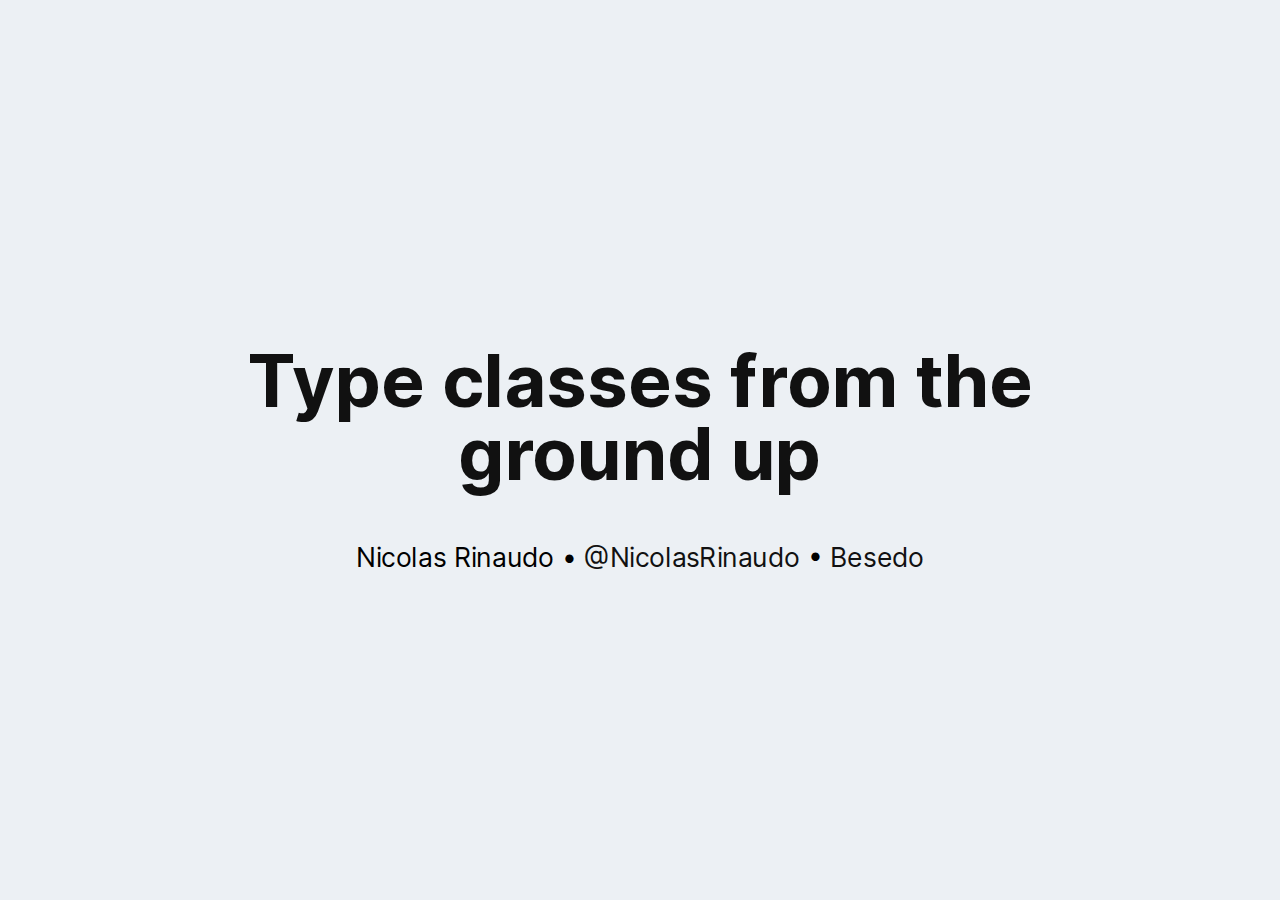
<file: index.html>
<!DOCTYPE html>
<html>
    <head>
        <title>Type classes from the ground up</title>
        <meta http-equiv="Content-Type" content="text/html; charset=UTF-8"/>
        <link rel="stylesheet" type="text/css" href="css/style.css"/>
    </head>
    <body>
        <textarea id="source">
class: center, middle

# Type classes from the ground up

Nicolas Rinaudo • [@NicolasRinaudo] • [Besedo]

---

class: center, middle

# Parsing CSV

---

## CSV data

```csv
1,2,3
4,5,6
7,8,9
```

```scala
type Cell = String
type Row  = List[Cell]
type Csv  = List[Row]
```

---

## CSV data

```csv
&#x200B;`1,2,3`
&#x200B;`4,5,6`
&#x200B;`7,8,9`
```

```scala
type Cell = String
type Row  = List[Cell]
*type Csv  = List[Row]
```

---

## CSV data

```csv
&#x200B;`1`,`2`,`3`
4,5,6
7,8,9
```

```scala
type Cell = String
*type Row  = List[Cell]
type Csv  = List[Row]
```

---

## CSV data

```csv
&#x200B;`1`,2,3
4,5,6
7,8,9
```

```scala
*type Cell = String
type Row  = List[Cell]
type Csv  = List[Row]
```

---

## Parsing CSV

```csv
1,2,3
4,5,6
7,8,9
```

```scala
def parseCsv(data: String): Csv =
  data.
    split("\n").toList.
    map(_.split(",").toList)
```

---

## Parsing CSV

```csv
*1,2,3
*4,5,6
*7,8,9
```

```scala
def parseCsv(`data: String`): Csv =
  data.
    split("\n").toList.
    map(_.split(",").toList)
```

---

## Parsing CSV

```csv
*1,2,3
*4,5,6
*7,8,9
```

```scala
def parseCsv(data: String): `Csv` =
  data.
    split("\n").toList.
    map(_.split(",").toList)
```

---

## Parsing CSV

```csv
&#x200B;`1,2,3`
&#x200B;`4,5,6`
&#x200B;`7,8,9`
```

```scala
def parseCsv(data: String): Csv =
  data.
    `split("\n")`.toList.
    map(_.split(",").toList)
```

---

## Parsing CSV

```csv
&#x200B;`1,2,3`
&#x200B;`4,5,6`
&#x200B;`7,8,9`
```

```scala
def parseCsv(data: String): Csv =
  data.
    split("\n").toList.
    `map`(_.split(",").toList)
```

---

## Parsing CSV

```csv
&#x200B;`1`,`2`,`3`
&#x200B;`4`,`5`,`6`
&#x200B;`7`,`8`,`9`
```

```scala
def parseCsv(data: String): Csv =
  data.
    split("\n").toList.
    map(`_.split(",")`.toList)
```

---

## Parsing CSV

```scala
val input = """1,2,3
              |4,5,6
              |7,8,9"""
```

--

```scala
parseCsv(input)
// res0: Csv = List(List(1, 2, 3), List(4, 5, 6), List(7, 8, 9))
```

---

class: center, middle

# Decoding CSV

---

## Decoding to `Int`

```csv
1,2,3
4,5,6
7,8,9
```

```scala
parseCsv(input).
  map(_.map(_.toInt))
```

---

## Decoding to `Int`

```csv
&#x200B;`1`,`2`,`3`
&#x200B;`4`,`5`,`6`
&#x200B;`7`,`8`,`9`
```

```scala
&#x200B;`parseCsv(input)`.
  map(_.map(_.toInt))
```

---

## Decoding to `Int`

```csv
&#x200B;`1`,`2`,`3`
4,5,6
7,8,9
```

```scala
parseCsv(input).
  `map`(_.map(_.toInt))
```

---

## Decoding to `Int`

```csv
&#x200B;`1`,2,3
4,5,6
7,8,9
```

```scala
parseCsv(input).
  map(_.`map`(_.toInt))
```

---

## Decoding to `Int`

```csv
&#x200B;`1`,2,3
4,5,6
7,8,9
```

```scala
parseCsv(input).
  map(_.map(_.`toInt`))
```

---

## Decoding to `Int`

```csv
1,2,3
4,5,6
7,8,9
```

```scala
parseCsv(input).
  map(_.map(_.toInt))
// res1: List[List[Int]] = List(List(1, 2, 3), List(4, 5, 6), List(7, 8, 9))
```

---

## Decoding to `Int`

```scala
def decodeCsv(
  input: String
): List[List[Int]] =
  parseCsv(input).
    map(_.map(_.toInt))
```

---

## Decoding to `Int`

```scala
def decodeCsv(
  `input: String`
): List[List[Int]] =
  parseCsv(input).
    map(_.map(_.toInt))
```

---

## Decoding to `Int`

```scala
def decodeCsv(
  input: String
): `List[List[Int]]` =
  parseCsv(input).
    map(_.map(_.toInt))
```

---

## Decoding to `Int`

```scala
def decodeCsv(
  input: String
): List[List[Int]] =
* parseCsv(input).
*   map(_.map(_.toInt))
```

---

## Decoding to `Int`

```scala
def decodeCsv(
  input: String
): List[List[Int]] =
  parseCsv(input).
    map(_.map(`_.toInt`))
```

---

## Decoding to `Int`

```scala
def decodeCsv(
  input     : String,
  decodeCell: Cell => Int
): List[List[Int]] =
  parseCsv(input).
    map(_.map(decodeCell))
```

---

## Decoding to `Int`

```scala
def decodeCsv(
  input     : String,
  `decodeCell: Cell => Int`
): List[List[Int]] =
  parseCsv(input).
    map(_.map(decodeCell))
```

---

## Decoding to `Int`

```scala
def decodeCsv(
  input     : String,
  decodeCell: Cell => Int
): List[List[Int]] =
  parseCsv(input).
    map(_.map(`decodeCell`))
```

---

## Decoding to `Int`

```scala
def decodeCsv(
  input     : String,
  decodeCell: Cell => `Int`
): List[List[`Int`]] =
  parseCsv(input).
    map(_.map(decodeCell))
```

---

## Generic decoding

```scala
def decodeCsv[A](
  input     : String,
  decodeCell: Cell => A
): List[List[A]] =
  parseCsv(input).
    map(_.map(decodeCell))
```

---

## Generic decoding

```scala
def decodeCsv[`A`](
  input     : String,
  decodeCell: Cell => `A`
): List[List[`A`]] =
  parseCsv(input).
    map(_.map(decodeCell))
```

---

## Generic decoding

```scala
decodeCsv(input, _.toInt)
```

---

## Generic decoding

```scala
decodeCsv(input, `_.toInt`)
```

---

## Generic decoding

```scala
decodeCsv(input, _.toInt)
// res2: List[List[Int]] = List(List(1, 2, 3), List(4, 5, 6), List(7, 8, 9))
```

---

## Generic decoding

```scala
decodeCsv(input, _.toFloat)
```

---

## Generic decoding

```scala
decodeCsv(input, `_.toFloat`)
```

---

## Generic decoding

```scala
decodeCsv(input, _.toFloat)
// res3: List[List[Float]] = List(List(1.0, 2.0, 3.0), List(4.0, 5.0, 6.0), List(7.0, 8.0, 9.0))
```

---

## Implicit resolution

> When a function expects a parameter of type `A` _and_ that parameter is marked as `implicit` _and_ there exists a
> value of type `A` marked as `implicit` in scope, then the compiler will use that value if the parameter is unspecified.

```scala
implicit val defaultInt: Int = 2

def printInt(implicit i: Int): Unit = println(i)
```

```scala
printInt
```

---

## Implicit resolution

> When .highlight[a function expects a parameter of type `A`] _and_ that parameter is marked as `implicit` _and_ there exists a
> value of type `A` marked as `implicit` in scope, then the compiler will use that value if the parameter is unspecified.

```scala
implicit val defaultInt: Int = 2

def printInt(implicit `i: Int`): Unit = println(i)
```

```scala
printInt
```

---

## Implicit resolution

> When a function expects a parameter of type `A` _and_ that parameter is .highlight[marked as `implicit`] _and_ there exists a
> value of type `A` marked as `implicit` in scope, then the compiler will use that value if the parameter is unspecified.

```scala
implicit val defaultInt: Int = 2

def printInt(`implicit` i: Int): Unit = println(i)
```

```scala
printInt
```

---

## Implicit resolution

> When a function expects a parameter of type `A` _and_ that parameter is marked as `implicit` _and_ there exists a
> .highlight[value of type `A`] marked as `implicit` in scope, then the compiler will use that value if the parameter is unspecified.

```scala
implicit `val defaultInt: Int` = 2

def printInt(implicit i: Int): Unit = println(i)
```

```scala
printInt
```

---

## Implicit resolution

> When a function expects a parameter of type `A` _and_ that parameter is marked as `implicit` _and_ there exists a
> value of type `A` marked as .highlight[`implicit`] in scope, then the compiler will use that value if the parameter is unspecified.

```scala
&#x200B;`implicit` val defaultInt: Int = 2

def printInt(implicit i: Int): Unit = println(i)
```

```scala
printInt
```

---

## Implicit resolution

> When a function expects a parameter of type `A` _and_ that parameter is marked as `implicit` _and_ there exists a
> value of type `A` marked as `implicit` in scope, then the compiler will use that value .highlight[if the parameter is unspecified].

```scala
implicit val defaultInt: Int = 2

def printInt(implicit i: Int): Unit = println(i)
```

```scala
printInt`            `
```

---

## Implicit resolution

> When a function expects a parameter of type `A` _and_ that parameter is marked as `implicit` _and_ there exists a
> value of type `A` marked as `implicit` in scope, then .highlight[the compiler will use that value] if the parameter is unspecified.

```scala
implicit val defaultInt: Int = 2

def printInt(implicit i: Int): Unit = println(i)
```

```scala
printInt`(defaultInt)`
```

---

## Implicit resolution

> When a function expects a parameter of type `A` _and_ that parameter is marked as `implicit` _and_ there exists a
> value of type `A` marked as `implicit` in scope, then .highlight[the compiler will use that value] if the parameter is unspecified.

```scala
implicit val defaultInt: Int = 2

def printInt(implicit i: Int): Unit = println(i)
```

```scala
printInt(defaultInt)
// 2
```

---

## Implicit resolution

> When a function expects a parameter of type `A` _and_ that parameter is marked as `implicit` _and_ there exists a
> value of type `A` marked as `implicit` in scope, then the compiler will use that value if the parameter is unspecified.

```scala
implicit val defaultInt: Int = 2

def printInt(implicit i: Int): Unit = println(i)
```

```scala
printInt
// 2
```

---

## Decoding with implicits

```scala
def decodeCsv[A]
  (input: String)
  (implicit decodeCell: Cell => A)
 : List[List[A]] =
  parseCsv(input).
    map(_.map(decodeCell))

```

---

## Decoding with implicits

```scala
def decodeCsv[A]
  (input: String)
  (`implicit decodeCell: Cell => A`)
 : List[List[A]] =
  parseCsv(input).
    map(_.map(decodeCell))
```

---

## Decoding with implicits

```scala
implicit val strToInt: Cell => Int =
  Integer.parseInt
```

---

## Decoding with implicits

```scala
&#x200B;`implicit` val strToInt: `Cell => Int` =
  Integer.parseInt
```

---

## Decoding with implicits

```scala
decodeCsv[Int](input)
```

---

## Decoding with implicits

```scala
decodeCsv[`Int`](input)
```

---

## Decoding with implicits

```scala
decodeCsv[Int](input)`(???: Cell => Int)`
```
---

## Decoding with implicits

```scala
decodeCsv[Int](input)`(strToInt)`
```

---

## Decoding with implicits

```scala
decodeCsv[Int](input)(strToInt)
// res7: List[List[Int]] = List(List(1, 2, 3), List(4, 5, 6), List(7, 8, 9))
```

---

## Decoding with implicits

```scala
decodeCsv[Int](input)
// res8: List[List[Int]] = List(List(1, 2, 3), List(4, 5, 6), List(7, 8, 9))
```

---

## The dangers of implicits

> When the compiler finds a type `A` where it expects a type `B`, but there exists an implicit `A => B`
> in scope, it will be applied silently.

```scala
implicit val strToInt: String => Int =
  Integer.parseInt

def add1(i: Int): Int = i + 1
```

```scala
add1("123")
```

---

## The dangers of implicits

> When .highlight[the compiler finds a type `A`] where it expects a type `B`, but there exists an implicit `A => B`
> in scope, it will be applied silently.

```scala
implicit val strToInt: String => Int =
  Integer.parseInt

def add1(i: Int): Int = i + 1
```

```scala
add1(`"123"`)
```

---

## The dangers of implicits

> When the compiler finds a type `A` where .highlight[it expects a type `B`], but there exists an implicit `A => B`
> in scope, it will be applied silently.

```scala
implicit val strToInt: String => Int =
  Integer.parseInt

def add1(`i: Int`): Int = i + 1
```

```scala
add1("123")
```

---

## The dangers of implicits

> When the compiler finds a type `A` where it expects a type `B`, but .highlight[there exists an implicit `A => B`]
> in scope, it will be applied silently.

```scala
&#x200B;`implicit` val strToInt: `String => Int` =
  Integer.parseInt

def add1(i: Int): Int = i + 1
```

```scala
add1("123")
```

---

## The dangers of implicits

> When the compiler finds a type `A` where it expects a type `B`, but there exists an implicit `A => B`
> in scope, .highlight[it will be applied silently].

```scala
implicit val strToInt: String => Int =
  Integer.parseInt

def add1(i: Int): Int = i + 1
```

```scala
add1(`strToInt("123")`)
```

---

## The dangers of implicits

> When the compiler finds a type `A` where it expects a type `B`, but there exists an implicit `A => B`
> in scope, .highlight[it will be applied silently].

```scala
implicit val strToInt: String => Int =
  Integer.parseInt

def add1(i: Int): Int = i + 1
```

```scala
add1(strToInt("123"))
// res10: Int = 124
```

---

## The dangers of implicits

> When the compiler finds a type `A` where it expects a type `B`, but there exists an implicit `A => B`
> in scope, it will be applied silently.

```scala
implicit val strToInt: String => Int =
  Integer.parseInt

def add1(i: Int): Int = i + 1
```

```scala
add1("123")
// res11: Int = 124
```

---

## Decoder type

```scala
trait CellDecoder[A] {
  def decode(cell: Cell): A
}
```

---

## Decoder type

```scala
trait `CellDecoder[A]` {
  def decode(cell: Cell): A
}
```

---

## Decoder type

```scala
trait CellDecoder[A] {
  `def decode(cell: Cell): A`
}
```

---

## Decoder type

```scala
trait CellDecoder[A] {
  def decode(`cell: Cell`): A
}
```

---

## Decoder type

```scala
trait CellDecoder[A] {
  def decode(cell: Cell): `A`
}
```

---

## Decoder type

```scala
object CellDecoder {
  def from[A](
    f: Cell => A
  ) = new CellDecoder[A] {
    override def decode(cell: Cell) = f(cell)
  }
}
```

---

## Decoder type

```scala
&#x200B;`object CellDecoder` {
  def from[A](
    f: Cell => A
  ) = new CellDecoder[A] {
    override def decode(cell: Cell) = f(cell)
  }
}
```

---

## Decoder type

```scala
object CellDecoder {
  `def from[A]`(
    f: Cell => A
  ) = `new CellDecoder[A]` {
    override def decode(cell: Cell) = f(cell)
  }
}
```

---

## Decoder type

```scala
object CellDecoder {
  def from[A](
    `f: Cell => A`
  ) = new CellDecoder[A] {
    override `def decode(cell: Cell) = f(cell)`
  }
}
```

---

## Decoder type

```scala
implicit val intCellDecoder: CellDecoder[Int] =
  CellDecoder.from(_.toInt)

implicit val floatCellDecoder: CellDecoder[Float] =
  CellDecoder.from(_.toFloat)

implicit val stringCellDecoder: CellDecoder[String] =
  CellDecoder.from(identity)

implicit val booleanCellDecoder: CellDecoder[Boolean] =
  CellDecoder.from(_.toBoolean)
```

---

## Decoder type

```scala
implicit val intCellDecoder: `CellDecoder[Int]` =
  CellDecoder.from(`_.toInt`)

implicit val floatCellDecoder: CellDecoder[Float] =
  CellDecoder.from(_.toFloat)

implicit val stringCellDecoder: CellDecoder[String] =
  CellDecoder.from(identity)

implicit val booleanCellDecoder: CellDecoder[Boolean] =
  CellDecoder.from(_.toBoolean)
```

---

## Decoder type

```scala
implicit val intCellDecoder: CellDecoder[Int] =
  CellDecoder.from(_.toInt)

implicit val floatCellDecoder: `CellDecoder[Float]` =
  CellDecoder.from(`_.toFloat`)

implicit val stringCellDecoder: CellDecoder[String] =
  CellDecoder.from(identity)

implicit val booleanCellDecoder: CellDecoder[Boolean] =
  CellDecoder.from(_.toBoolean)
```

---

## Decoder type

```scala
implicit val intCellDecoder: CellDecoder[Int] =
  CellDecoder.from(_.toInt)

implicit val floatCellDecoder: CellDecoder[Float] =
  CellDecoder.from(_.toFloat)

implicit val stringCellDecoder: `CellDecoder[String]` =
  CellDecoder.from(`identity`)

implicit val booleanCellDecoder: CellDecoder[Boolean] =
  CellDecoder.from(_.toBoolean)
```

---

## Decoder type

```scala
implicit val intCellDecoder: CellDecoder[Int] =
  CellDecoder.from(_.toInt)

implicit val floatCellDecoder: CellDecoder[Float] =
  CellDecoder.from(_.toFloat)

implicit val stringCellDecoder: CellDecoder[String] =
  CellDecoder.from(identity)

implicit val booleanCellDecoder: `CellDecoder[Boolean]` =
  CellDecoder.from(`_.toBoolean`)
```

---

## Implicit decoder

```scala
def decodeCsv[A]
  (input: String)
  (implicit da: CellDecoder[A])
 : List[List[A]] =
  parseCsv(input).
    map(_.map(da.decode))
```

---

## Implicit decoder

```scala
def decodeCsv[A]
  (input: String)
  (implicit `da: CellDecoder[A]`)
 : List[List[A]] =
  parseCsv(input).
    map(_.map(da.decode))
```

---

## Implicit decoder

```scala
def decodeCsv[A]
  (input: String)
  (implicit da: CellDecoder[A])
 : List[List[A]] =
  parseCsv(input).
    map(_.map(`da.decode`))
```

---

## Implicit decoder

```scala
decodeCsv[Int](input)
```

---

## Implicit decoder

```scala
decodeCsv[`Int`](input)
```

---

## Implicit decoder

```scala
decodeCsv[Int](input)`(???: CellDecoder[Int])`
```

---

## Implicit decoder

```scala
decodeCsv[Int](input)`(intCellDecoder)`
```

---

## Implicit decoder

```scala
decodeCsv[Int](input)(intCellDecoder)
// res13: List[List[Int]] = List(List(1, 2, 3), List(4, 5, 6), List(7, 8, 9))
```

---

## Implicit decoder

```scala
decodeCsv[Int](input)
// res14: List[List[Int]] = List(List(1, 2, 3), List(4, 5, 6), List(7, 8, 9))
```

---

## Implicit decoder

```scala
decodeCsv[Float](input)
```

---

## Implicit decoder

```scala
decodeCsv[`Float`](input)
```

---

## Implicit decoder

```scala
decodeCsv[Float](input)`(???: CellDecoder[Float])`
```

---

## Implicit decoder

```scala
decodeCsv[Float](input)`(floatCellDecoder)`
```

---

## Implicit decoder

```scala
decodeCsv[Float](input)(floatCellDecoder)
// res16: List[List[Float]] = List(List(1.0, 2.0, 3.0), List(4.0, 5.0, 6.0), List(7.0, 8.0, 9.0))
```

---

## Implicit decoder

```scala
decodeCsv[Float](input)
// res17: List[List[Float]] = List(List(1.0, 2.0, 3.0), List(4.0, 5.0, 6.0), List(7.0, 8.0, 9.0))
```

---

## Key takeaways

--
We have made `decodeCsv` polymorphic by using:

--
* parametric polymorphism.

--
* implicit resolution.

--

`CellDecoder` is known as a type class.

---

class: center, middle

# Could we do this in OOP?

---

## Subclassing

```java
interface DecodableFromCell<A> {
    A decodeCell(String cell);
}
```

---

## Subclassing

```java
interface `DecodableFromCell<A>` {
    A decodeCell(String cell);
}
```

---

## Subclassing

```java
interface DecodableFromCell<A> {
    A `decodeCell`(String cell);
}
```

---

## Subclassing

```java
interface DecodableFromCell<A> {
    A decodeCell(`String cell`);
}
```

---

## Subclassing

```java
interface DecodableFromCell<A> {
    `A` decodeCell(String cell);
}
```

---

## Subclassing

```java
public <A extends DecodableFromCell<A>>
    List<List<A>> decodeCsv(String csv) {
    Function<String, A> decode = ???;

    return parseCsv(csv)
        .stream()
        .map(row -> row
             .stream()
             .map(decode)
             .collect(Collectors.toList()))
        .collect(Collectors.toList());
    }
```

---

## Subclassing

```java
public <A extends DecodableFromCell<A>>
    List<List<A>> `decodeCsv`(String csv) {
    Function<String, A> decode = ???;

    return parseCsv(csv)
        .stream()
        .map(row -> row
             .stream()
             .map(decode)
             .collect(Collectors.toList()))
        .collect(Collectors.toList());
    }
```

---

## Subclassing

```java
public <A extends DecodableFromCell<A>>
    List<List<A>> decodeCsv(`String csv`) {
    Function<String, A> decode = ???;

    return parseCsv(csv)
        .stream()
        .map(row -> row
             .stream()
             .map(decode)
             .collect(Collectors.toList()))
        .collect(Collectors.toList());
    }
```

---

## Subclassing

```java
public <A extends DecodableFromCell<A>>
    `List<List<A>>` decodeCsv(String csv) {
    Function<String, A> decode = ???;

    return parseCsv(csv)
        .stream()
        .map(row -> row
             .stream()
             .map(decode)
             .collect(Collectors.toList()))
        .collect(Collectors.toList());
    }
```

---

## Subclassing

```java
public <`A extends DecodableFromCell<A>`>
    List<List<A>> decodeCsv(String csv) {
    Function<String, A> decode = ???;

    return parseCsv(csv)
        .stream()
        .map(row -> row
             .stream()
             .map(decode)
             .collect(Collectors.toList()))
        .collect(Collectors.toList());
    }
```

---

## Subclassing

```java
public <A extends DecodableFromCell<A>>
    List<List<A>> decodeCsv(String csv) {
    Function<String, A> decode = ???;

    return `parseCsv(csv)`
        .stream()
        .map(row -> row
             .stream()
             .map(decode)
             .collect(Collectors.toList()))
        .collect(Collectors.toList());
    }
```

---

## Subclassing

```java
public <A extends DecodableFromCell<A>>
    List<List<A>> decodeCsv(String csv) {
    Function<String, A> decode = ???;

    return parseCsv(csv)
        .stream()
        .`map`(row -> row
             .stream()
             .map(decode)
             .collect(Collectors.toList()))
        .collect(Collectors.toList());
    }
```

---

## Subclassing

```java
public <A extends DecodableFromCell<A>>
    List<List<A>> decodeCsv(String csv) {
    Function<String, A> decode = ???;

    return parseCsv(csv)
        .stream()
        .map(`row` -> row
             .stream()
             .map(decode)
             .collect(Collectors.toList()))
        .collect(Collectors.toList());
    }
```

---

## Subclassing

```java
public <A extends DecodableFromCell<A>>
    List<List<A>> decodeCsv(String csv) {
    Function<String, A> decode = ???;

    return parseCsv(csv)
        .stream()
        .map(row -> row
             .stream()
             .`map`(decode)
             .collect(Collectors.toList()))
        .collect(Collectors.toList());
    }
```

---

## Subclassing

```java
public <A extends DecodableFromCell<A>>
    List<List<A>> decodeCsv(String csv) {
    Function<String, A> decode = ???;

    return parseCsv(csv)
        .stream()
        .map(row -> row
             .stream()
             .map(`decode`)
             .collect(Collectors.toList()))
        .collect(Collectors.toList());
    }
```

---

## Subclassing

```java
public <A extends DecodableFromCell<A>>
    List<List<A>> decodeCsv(String csv) {
    `Function<String, A> decode = ???`;

    return parseCsv(csv)
        .stream()
        .map(row -> row
             .stream()
             .map(decode)
             .collect(Collectors.toList()))
        .collect(Collectors.toList());
    }
```

---

## Explicit dictionary

```java
interface CellDecoder<A> {
    A decode(String cell);
}
```

---

## Explicit dictionary

```java
interface `CellDecoder<A>` {
    A decode(String cell);
}
```

---

## Explicit dictionary

```java
interface CellDecoder<A> {
    `A decode(String cell);`
}
```

---

## Explicit dictionary

```java
interface CellDecoder<A> {
    A decode(`String cell`);
}
```

---

## Explicit dictionary

```java
interface CellDecoder<A> {
    `A` decode(String cell);
}
```

---

## Explicit dictionary

```java
public <A> List<List<A>>
    decodeCsv(String csv, CellDecoder<A> decoder) {
    Function<String, A> decode = cell -> decoder.decode(cell);

    return parseCsv(csv)
        .stream()
        .map(row -> row
             .stream()
             .map(decode)
             .collect(Collectors.toList()))
        .collect(Collectors.toList());
}
```

---

## Explicit dictionary

```java
public <A> List<List<A>>
    decodeCsv(String csv, `CellDecoder<A> decoder`) {
    Function<String, A> decode = cell -> decoder.decode(cell);

    return parseCsv(csv)
        .stream()
        .map(row -> row
             .stream()
             .map(decode)
             .collect(Collectors.toList()))
        .collect(Collectors.toList());
}
```

---

## Explicit dictionary

```java
public <A> List<List<A>>
    decodeCsv(String csv, CellDecoder<A> decoder) {
    `Function<String, A> decode = cell -> decoder.decode(cell);`

    return parseCsv(csv)
        .stream()
        .map(row -> row
             .stream()
             .map(decode)
             .collect(Collectors.toList()))
        .collect(Collectors.toList());
}
```

---

## Explicit dictionary

```java
public <A> List<List<A>>
    decodeCsv(String csv, CellDecoder<A> decoder) {
    Function<String, A> decode = `cell -> decoder.decode(cell)`;

    return parseCsv(csv)
        .stream()
        .map(row -> row
             .stream()
             .map(decode)
             .collect(Collectors.toList()))
        .collect(Collectors.toList());
}
```

---

## Explicit dictionary

```java
CellDecoder<Integer> intCellDecoder =
    cell -> Integer.parseInt(cell);
```

---

## Explicit dictionary

```java
&#x200B;`CellDecoder<Integer>` intCellDecoder =
    cell -> Integer.parseInt(cell);
```

---

## Explicit dictionary

```java
CellDecoder<Integer> intCellDecoder =
    `cell -> Integer.parseInt(cell)`;
```

---

## Explicit dictionary

```java
decodeCsv("1,2,3\n4,5,6", intCellDecoder);
```

---

## Explicit dictionary

```java
decodeCsv(`"1,2,3\n4,5,6"`, intCellDecoder);
```

---

## Explicit dictionary

```java
decodeCsv("1,2,3\n4,5,6", `intCellDecoder`);
```

---

## Explicit dictionary

```java
decodeCsv("1,2,3\n4,5,6", intCellDecoder);
// [[1, 2, 3], [4, 5, 6]]

```

---

## Key takeaways

--
* subclassing requires values where type classes don't.

--
* type classes are "merely" syntactic sugar over explicit dictionaries.

---

class: center, middle

# Implicit type class composition

---

## Heterogenous types

```csv
1997,Ford
2000,Mercury
```

---

## Heterogenous types

```csv
&#x200B;`1997`,Ford
&#x200B;`2000`,Mercury
```

---

## Heterogenous types

```csv
1997,`Ford`
2000,`Mercury`
```

---

## `RowDecoder` type class

```scala
trait RowDecoder[A] {
  def decode(row: Row): A
}
```

---

## `RowDecoder` type class

```scala
trait `RowDecoder[A]` {
  def decode(row: Row): A
}
```

---

## `RowDecoder` type class

```scala
trait RowDecoder[A] {
  `def decode(row: Row): A`
}
```

---

## `RowDecoder` type class

```scala
trait RowDecoder[A] {
  def decode(`row: Row`): A
}
```

---

## `RowDecoder` type class

```scala
trait RowDecoder[A] {
  def decode(row: Row): `A`
}
```

---

## `RowDecoder` type class

```scala
object RowDecoder {
  def from[A](
    f: Row => A
  ) = new RowDecoder[A] {
    override def decode(row: Row) = f(row)
  }
}
```

---

## `RowDecoder` type class

```scala
&#x200B;`object RowDecoder` {
  def from[A](
    f: Row => A
  ) = new RowDecoder[A] {
    override def decode(row: Row) = f(row)
  }
}
```

---

## `RowDecoder` type class

```scala
object RowDecoder {
  `def from[A]`(
    f: Row => A
  ) = `new RowDecoder[A]` {
    override def decode(row: Row) = f(row)
  }
}
```

---

## `RowDecoder` type class

```scala
object RowDecoder {
  def from[A](
    `f: Row => A`
  ) = new RowDecoder[A] {
    override `def decode(row: Row) = f(row)`
  }
}
```

---

## `RowDecoder` type class

```scala
def decodeCsv[A](input: String)
                (implicit da: RowDecoder[A]): List[A] =
  parseCsv(input).
    map(da.decode)
```

---

## `RowDecoder` type class

```scala
def decodeCsv[A](input: String)
                (implicit `da: RowDecoder[A]`): List[A] =
  parseCsv(input).
    map(da.decode)
```

---

## `RowDecoder` type class

```scala
def decodeCsv[A](input: String)
                (implicit da: RowDecoder[A]): List[A] =
  parseCsv(input).
    `map(da.decode)`
```

---

## `RowDecoder` type class

```scala
def decodeCsv[A](input: String)
                (implicit da: RowDecoder[A]): `List[A]` =
  parseCsv(input).
    map(da.decode)
```

---

## `(Int, String)` decoder

```scala
implicit val tupleDecoder = RowDecoder.from[(Int, String)] {
  row => (
    row(0).toInt,
    row(1)
  )
}
```

---

## `(Int, String)` decoder

```scala
&#x200B;`implicit` val tupleDecoder = `RowDecoder`.from[`(Int, String)`] {
  row => (
    row(0).toInt,
    row(1)
  )
}
```

---

## `(Int, String)` decoder

```scala
implicit val tupleDecoder = RowDecoder.from[(Int, String)] {
  `row` => (
    row(0).toInt,
    row(1)
  )
}
```

---

## `(Int, String)` decoder

```scala
implicit val tupleDecoder = RowDecoder.from[(Int, String)] {
  row => (
    `row(0).toInt`,
    row(1)
  )
}
```

---

## `(Int, String)` decoder

```scala
implicit val tupleDecoder = RowDecoder.from[(Int, String)] {
  row => (
    row(0).toInt,
    `row(1)`
  )
}
```

---

## `(Int, String)` decoder

```scala
implicit val tupleDecoder = RowDecoder.from[(Int, String)] {
  row => `(`
    row(0).toInt,
    row(1)
  `)`
}
```

---

## `(Int, String)` decoder

```scala
implicit val tupleDecoder = RowDecoder.from[(Int, String)] {
  row => (
    `row(0).toInt`,
    `row(1)`
  )
}
```

---

## `(Int, String)` decoder

```scala
implicit val tupleDecoder = RowDecoder.from[(Int, String)] {
  row => (
    intCellDecoder.decode(row(0)),
    stringCellDecoder.decode(row(1))
  )
}
```

---

## `(Int, String)` decoder

```scala
implicit val tupleDecoder = RowDecoder.from[(Int, String)] {
  row => (
    `intCellDecoder.decode(row(0))`,
    `stringCellDecoder.decode(row(1))`
  )
}
```

---

## `(Int, String)` decoder

```scala
implicit `val` tupleDecoder = RowDecoder.from[(Int, String)] {
  row => (
    intCellDecoder.decode(row(0)),
    stringCellDecoder.decode(row(1))
  )
}
```

---

## Implicit resolution revisited

> When the compiler looks for an implicit value of type `A` and finds an implicit function that returns a `A` that
> it can call, it will use its return value.

```scala
implicit val defaultDouble: Double = 3.0

implicit def getFloat(implicit d: Double): Float = d.toFloat

def printFloat(implicit f: Float): Unit = println(f)
```

```scala
printFloat
```

---

## Implicit resolution revisited

> When the .highlight[compiler looks for an implicit value of type `A`] and finds an implicit function that returns a `A` that
> it can call, it will use its return value.

```scala
implicit val defaultDouble: Double = 3.0

implicit def getFloat(implicit d: Double): Float = d.toFloat

def printFloat(implicit f: Float): Unit = println(f)
```

```scala
printFloat`   `
```

---

## Implicit resolution revisited

> When the .highlight[compiler looks for an implicit value of type `A`] and finds an implicit function that returns a `A` that
> it can call, it will use its return value.

```scala
implicit val defaultDouble: Double = 3.0

implicit def getFloat(implicit d: Double): Float = d.toFloat

def printFloat(`implicit f: Float`): Unit = println(f)
```

```scala
printFloat
```

---

## Implicit resolution revisited

> When the compiler looks for an implicit value of type `A` and .highlight[finds an implicit function that returns a `A`] that
> it can call, it will use its return value.

```scala
implicit val defaultDouble: Double = 3.0

&#x200B;`implicit def getFloat`(implicit d: Double): `Float` = d.toFloat

def printFloat(implicit f: Float): Unit = println(f)
```

```scala
printFloat
```

---

## Implicit resolution revisited

> When the compiler looks for an implicit value of type `A` and finds an implicit function that returns a `A` that
> .highlight[it can call], it will use its return value.

```scala
implicit val defaultDouble: Double = 3.0

implicit def getFloat(`implicit d: Double`): Float = d.toFloat

def printFloat(implicit f: Float): Unit = println(f)
```

```scala
printFloat
```

---

## Implicit resolution revisited

> When the compiler looks for an implicit value of type `A` and finds an implicit function that returns a `A` that
> .highlight[it can call], it will use its return value.

```scala
&#x200B;`implicit val defaultDouble: Double` = 3.0

implicit def getFloat(implicit d: Double): Float = d.toFloat

def printFloat(implicit f: Float): Unit = println(f)
```

```scala
printFloat
```

---

## Implicit resolution revisited

> When the compiler looks for an implicit value of type `A` and finds an implicit function that returns a `A` that
> it can call, .highlight[it will use its return value].

```scala
implicit val defaultDouble: Double = 3.0

implicit def getFloat(implicit d: Double): Float = d.toFloat

def printFloat(implicit f: Float): Unit = println(f)
```

```scala
printFloat`(getFloat)`
```

---

## Implicit resolution revisited

> When the compiler looks for an implicit value of type `A` and finds an implicit function that returns a `A` that
> it can call, .highlight[it will use its return value].

```scala
implicit val defaultDouble: Double = 3.0

implicit def getFloat(implicit d: Double): Float = d.toFloat

def printFloat(implicit f: Float): Unit = println(f)
```

```scala
printFloat`(getFloat(defaultDouble))`
```

---

## Implicit resolution revisited

> When the compiler looks for an implicit value of type `A` and finds an implicit function that returns a `A` that
> it can call, .highlight[it will use its return value].

```scala
implicit val defaultDouble: Double = 3.0

implicit def getFloat(implicit d: Double): Float = d.toFloat

def printFloat(implicit f: Float): Unit = println(f)
```

```scala
printFloat(getFloat(defaultDouble))
// 3.0
```

---

## Implicit resolution revisited

> When the compiler looks for an implicit value of type `A` and finds an implicit function that returns a `A` that
> it can call, .highlight[it will use its return value].

```scala
implicit val defaultDouble: Double = 3.0

implicit def getFloat(implicit d: Double): Float = d.toFloat

def printFloat(implicit f: Float): Unit = println(f)
```

```scala
printFloat
// 3.0
```

---

## `(Int, String)` decoder

```scala
implicit def tupleDecoder(
    implicit da: CellDecoder[Int],
             db: CellDecoder[String]
  ) = RowDecoder.from[(Int, String)] {
  row => (
    da.decode(row(0)),
    db.decode(row(1))
  )
}
```

---

## `(Int, String)` decoder

```scala
implicit `def` tupleDecoder(
    implicit da: CellDecoder[Int],
             db: CellDecoder[String]
  ) = RowDecoder.from[(Int, String)] {
  row => (
    da.decode(row(0)),
    db.decode(row(1))
  )
}
```

---

## `(Int, String)` decoder

```scala
implicit def tupleDecoder(
    implicit `da: CellDecoder[Int]`,
             db: CellDecoder[String]
  ) = RowDecoder.from[(Int, String)] {
  row => (
    `da.decode(row(0))`,
    db.decode(row(1))
  )
}
```

---

## `(Int, String)` decoder

```scala
implicit def tupleDecoder(
    implicit da: CellDecoder[Int],
             `db: CellDecoder[String]`
  ) = RowDecoder.from[(Int, String)] {
  row => (
    da.decode(row(0)),
    `db.decode(row(1))`
  )
}
```

---

## `(Int, String)` decoder

```scala
implicit def tupleDecoder(
    `implicit` da: CellDecoder[Int],
             db: CellDecoder[String]
  ) = RowDecoder.from[(Int, String)] {
  row => (
    da.decode(row(0)),
    db.decode(row(1))
  )
}
```

---

## `(Int, String)` decoder

```scala
implicit def tupleDecoder(
    implicit da: CellDecoder[`Int`],
             db: CellDecoder[`String`]
  ) = RowDecoder.from[`(Int, String)`] {
  row => (
    da.decode(row(0)),
    db.decode(row(1))
  )
}
```

---

## `(A, B)` decoder

```scala
implicit def tupleDecoder[A, B](
    implicit da: CellDecoder[A],
             db: CellDecoder[B]
  ) = RowDecoder.from[(A, B)] {
  row => (
    da.decode(row(0)),
    db.decode(row(1))
  )
}
```

---

## `(A, B)` decoder

```scala
implicit def tupleDecoder[`A, B`](
    implicit da: CellDecoder[`A`],
             db: CellDecoder[`B`]
  ) = RowDecoder.from[`(A, B)`] {
  row => (
    da.decode(row(0)),
    db.decode(row(1))
  )
}
```

---

## `(A, B)` decoder

```scala
implicit def tupleDecoder[A, B](
    implicit da: `CellDecoder[A]`,
             db: CellDecoder[B]
  ) = RowDecoder.from[(A, B)] {
  row => (
    da.decode(row(0)),
    db.decode(row(1))
  )
}
```

---

## `(A, B)` decoder

```scala
implicit def tupleDecoder[A, B](
    implicit da: CellDecoder[A],
             db: `CellDecoder[B]`
  ) = RowDecoder.from[(A, B)] {
  row => (
    da.decode(row(0)),
    db.decode(row(1))
  )
}
```

---

## `(A, B)` decoder

```scala
implicit def tupleDecoder[A, B](
    implicit da: CellDecoder[A],
             db: CellDecoder[B]
  ) = `RowDecoder`.from[`(A, B)`] {
  row => (
    da.decode(row(0)),
    db.decode(row(1))
  )
}
```

---

## Heterogenous types

```scala
val input = """1997,Ford
              |2000,Mercury"""
```

---

## Heterogenous types

```scala
decodeCsv[(Int, String)](input)
```

---

## Heterogenous types

```scala
decodeCsv[`(Int, String)`](input)
```

---

## Heterogenous types

```scala
decodeCsv[(Int, String)](input)`(???: RowDecoder[(Int, String]))`
```

---

## Heterogenous types

```scala
decodeCsv[(Int, String)](input)`(tupleDecoder[Int, String])`
```

---

## Heterogenous types

```scala
decodeCsv[(Int, String)](input)(tupleDecoder[Int, String]`(`
  `???: CellDecoder[Int]`,
  `???: CellDecoder[String]`
&#x200B;`)`)
```

---

## Heterogenous types

```scala
decodeCsv[(Int, String)](input)(tupleDecoder[Int, String](
  `???: CellDecoder[Int]`,
  ???: CellDecoder[String]
))
```

---

## Heterogenous types

```scala
decodeCsv[(Int, String)](input)(tupleDecoder[Int, String](
  `intCellDecoder`,
  ???: CellDecoder[String]
))
```
---

## Heterogenous types

```scala
decodeCsv[(Int, String)](input)(tupleDecoder[Int, String](
  intCellDecoder,
  `???: CellDecoder[String]`
))
```

---

## Heterogenous types

```scala
decodeCsv[(Int, String)](input)(tupleDecoder[Int, String](
  intCellDecoder,
  `stringCellDecoder`
))
```

---

## Heterogenous types

```scala
decodeCsv[(Int, String)](input)(tupleDecoder[Int, String](
  intCellDecoder,
  stringCellDecoder
))
// res22: List[(Int, String)] = List((1997,Ford), (2000,Mercury))
```

---

## Heterogenous types

```scala
decodeCsv[(Int, String)](input)
// res23: List[(Int, String)] = List((1997,Ford), (2000,Mercury))
```

---

## Optional cells

```csv
1997,Ford
 ,Mercury
```

---

## Optional cells

```csv
&#x200B;`1997`,Ford
 ,Mercury
```

---

## Optional cells

```csv
1997,Ford
&#x200B;` `,Mercury
```

---

## Optional cells

```scala
implicit def optionCellDecoder[A](
  implicit da: CellDecoder[A]
) = CellDecoder.from[Option[A]] { cell =>
  if(cell.trim.isEmpty) None
  else                  Some(da.decode(cell))
}
```

---

## Optional cells

```scala
implicit def optionCellDecoder[`A`](
  `implicit` da: `CellDecoder[A]`
) = CellDecoder.from[Option[A]] { cell =>
  if(cell.trim.isEmpty) None
  else                  Some(da.decode(cell))
}
```

---

## Optional cells

```scala
implicit def optionCellDecoder[A](
  implicit da: CellDecoder[A]
) = `CellDecoder`.from[`Option[A]`] { cell =>
  if(cell.trim.isEmpty) None
  else                  Some(da.decode(cell))
}
```

---

## Optional cells

```scala
implicit def optionCellDecoder[A](
  implicit da: CellDecoder[A]
) = CellDecoder.from[Option[A]] { cell =>
  `if(cell.trim.isEmpty) None`
  else                  Some(da.decode(cell))
}
```

---

## Optional cells

```scala
implicit def optionCellDecoder[A](
  implicit da: CellDecoder[A]
) = CellDecoder.from[Option[A]] { cell =>
  if(cell.trim.isEmpty) None
  `else                  Some(da.decode(cell))`
}
```

---

## Optional cells

```scala
implicit def optionCellDecoder[A](
  implicit da: CellDecoder[A]
) = CellDecoder.from[Option[A]] { cell =>
  if(cell.trim.isEmpty) None
  else                  Some(`da.decode(cell)`)
}
```

---

## Optional cells

```scala
implicit def optionCellDecoder[A](
  implicit da: CellDecoder[A]
) = CellDecoder.from[Option[A]] { cell =>
  if(cell.trim.isEmpty) None
  else                  `Some(da.decode(cell))`
}
```

---

## Optional cells

```scala
val input = """1997,Ford
              | ,Mercury"""
```

---

## Optional cells

```scala
decodeCsv[(Option[Int], String)](input)
```

---

## Optional cells

```scala
decodeCsv[`(Option[Int], String)`](input)
```

---

## Optional cells

```scala
decodeCsv[(Option[Int], String)](input)`(`
  `???: RowDecoder[(Option[Int], String)]`
&#x200B;`)`
```

---

## Optional cells

```scala
decodeCsv[(Option[Int], String)](input)(
  `tupleDecoder[Option[Int], String]`
)
```

---

## Optional cells

```scala
decodeCsv[(Option[Int], String)](input)(
  tupleDecoder[Option[Int], String]`(`
    `???: CellDecoder[Option[Int]]`,
    `???: CellDecoder[String]`
&#x200B;`)`)
```

---

## Optional cells

```scala
decodeCsv[(Option[Int], String)](input)(
  tupleDecoder[Option[Int], String](
    `???: CellDecoder[Option[Int]]`,
    ???: CellDecoder[String]
))
```

---

## Optional cells

```scala
decodeCsv[(Option[Int], String)](input)(
  tupleDecoder[Option[Int], String](
    `optionCellDecoder[Int]`,
    ???: CellDecoder[String]
))
```

---

## Optional cells

```scala
decodeCsv[(Option[Int], String)](input)(
  tupleDecoder[Option[Int], String](
    optionCellDecoder[Int]`(???: CellDecoder[Int])`,
    ???: CellDecoder[String]
))
```

---

## Optional cells

```scala
decodeCsv[(Option[Int], String)](input)(
  tupleDecoder[Option[Int], String](
    optionCellDecoder[Int](`intCellDecoder`),
    ???: CellDecoder[String]
))
```

---

## Optional cells

```scala
decodeCsv[(Option[Int], String)](input)(
  tupleDecoder[Option[Int], String](
    optionCellDecoder[Int](intCellDecoder),
    `???: CellDecoder[String]`
))
```

---

## Optional cells

```scala
decodeCsv[(Option[Int], String)](input)(
  tupleDecoder[Option[Int], String](
    optionCellDecoder[Int](intCellDecoder),
    `stringCellDecoder`
))
```

---

## Optional cells

```scala
decodeCsv[(Option[Int], String)](input)(
  tupleDecoder[Option[Int], String](
    optionCellDecoder[Int](intCellDecoder),
    stringCellDecoder
))
// res25: List[(Option[Int], String)] = List((Some(1997),Ford), (None,Mercury))
```

---

## Optional cells

```scala
decodeCsv[(Option[Int], String)](input)
// res26: List[(Option[Int], String)] = List((Some(1997),Ford), (None,Mercury))
```

---

## Cells with multiple types

```csv
1997,Ford
true,Mercury
```

---

## Cells with multiple types

```csv
&#x200B;`1997`,Ford
true,Mercury
```

---

## Cells with multiple types

```csv
1997,Ford
&#x200B;`true`,Mercury
```

---

## Cells with multiple types

```scala
implicit def eitherCellDecoder[A, B](
  implicit da: CellDecoder[A],
           db: CellDecoder[B]
) = CellDecoder.from[Either[A, B]] { cell =>
    try { Left(da.decode(cell)) }
    catch {
      case _: Throwable => Right(db.decode(cell))
    }
  }
```

---

## Cells with multiple types

```scala
implicit def eitherCellDecoder[`A`, B](
  `implicit` da: `CellDecoder[A]`,
           db: CellDecoder[B]
) = CellDecoder.from[Either[A, B]] { cell =>
    try { Left(da.decode(cell)) }
    catch {
      case _: Throwable => Right(db.decode(cell))
    }
  }
```

---

## Cells with multiple types

```scala
implicit def eitherCellDecoder[A, `B`](
  `implicit` da: CellDecoder[A],
           db: `CellDecoder[B]`
) = CellDecoder.from[Either[A, B]] { cell =>
    try { Left(da.decode(cell)) }
    catch {
      case _: Throwable => Right(db.decode(cell))
    }
  }
```

---

## Cells with multiple types

```scala
implicit def eitherCellDecoder[A, B](
  implicit da: CellDecoder[A],
           db: CellDecoder[B]
) = `CellDecoder`.from[`Either[A, B]`] { cell =>
    try { Left(da.decode(cell)) }
    catch {
      case _: Throwable => Right(db.decode(cell))
    }
  }
```

---

## Cells with multiple types

```scala
implicit def eitherCellDecoder[A, B](
  implicit da: CellDecoder[A],
           db: CellDecoder[B]
) = CellDecoder.from[Either[A, B]] { cell =>
    try { `Left(da.decode(cell))` }
    catch {
      case _: Throwable => Right(db.decode(cell))
    }
  }
```

---

## Cells with multiple types

```scala
implicit def eitherCellDecoder[A, B](
  implicit da: CellDecoder[A],
           db: CellDecoder[B]
) = CellDecoder.from[Either[A, B]] { cell =>
    try { Left(da.decode(cell)) }
    catch {
      case _: Throwable => `Right(db.decode(cell))`
    }
  }
```

---

## Cells with multiple types

```scala
val input = """1997,Ford
              |true,Mercury"""
```

---

## Cells with multiple types

```scala
decodeCsv[(Either[Int, Boolean], String)](input)
```

---

## Cells with multiple types

```scala
decodeCsv[`(Either[Int, Boolean], String)`](input)
```

---

## Cells with multiple types

```scala
decodeCsv[(Either[Int, Boolean], String)](input)`(`
  `???: RowDecoder[(Either[Int, Boolean], String)]`
&#x200B;`)`
```

---

## Cells with multiple types

```scala
decodeCsv[(Either[Int, Boolean], String)](input)(
  `tupleDecoder[Either[Int, Boolean], String]`
)
```

---

## Cells with multiple types

```scala
decodeCsv[(Either[Int, Boolean], String)](input)(
  tupleDecoder[Either[Int, Boolean], String]`(`
    `???: CellDecoder[Either[Int, Boolean]]`,
    `???: CellDecoder[String]`
&#x200B;`)`)
```

---

## Cells with multiple types

```scala
decodeCsv[(Either[Int, Boolean], String)](input)(
  tupleDecoder[Either[Int, Boolean], String](
    `???: CellDecoder[Either[Int, Boolean]]`,
    ???: CellDecoder[String]
))
```

---

## Cells with multiple types

```scala
decodeCsv[(Either[Int, Boolean], String)](input)(
  tupleDecoder[Either[Int, Boolean], String](
    `eitherCellDecoder[Int, Boolean]`,
    ???: CellDecoder[String]
))
```

---

## Cells with multiple types

```scala
decodeCsv[(Either[Int, Boolean], String)](input)(
  tupleDecoder[Either[Int, Boolean], String](
    eitherCellDecoder[Int, Boolean]`(`
      `???: CellDecoder[Int]`,
      `???: CellDecoder[Boolean]`
    `)`,
    ???: CellDecoder[String]
))
```

---

## Cells with multiple types

```scala
decodeCsv[(Either[Int, Boolean], String)](input)(
  tupleDecoder[Either[Int, Boolean], String](
    eitherCellDecoder[Int, Boolean](
      `???: CellDecoder[Int]`,
      ???: CellDecoder[Boolean]
    ),
    ???: CellDecoder[String]
))
```

---

## Cells with multiple types

```scala
decodeCsv[(Either[Int, Boolean], String)](input)(
  tupleDecoder[Either[Int, Boolean], String](
    eitherCellDecoder[Int, Boolean](
      `intCellDecoder`,
      ???: CellDecoder[Boolean]
    ),
    ???: CellDecoder[String]
))
```

---

## Cells with multiple types

```scala
decodeCsv[(Either[Int, Boolean], String)](input)(
  tupleDecoder[Either[Int, Boolean], String](
    eitherCellDecoder[Int, Boolean](
      intCellDecoder,
      `???: CellDecoder[Boolean]`
    ),
    ???: CellDecoder[String]
))
```

---

## Cells with multiple types

```scala
decodeCsv[(Either[Int, Boolean], String)](input)(
  tupleDecoder[Either[Int, Boolean], String](
    eitherCellDecoder[Int, Boolean](
      intCellDecoder,
      `booleanCellDecoder`
    ),
    ???: CellDecoder[String]
))
```

---

## Cells with multiple types

```scala
decodeCsv[(Either[Int, Boolean], String)](input)(
  tupleDecoder[Either[Int, Boolean], String](
    eitherCellDecoder[Int, Boolean](
      intCellDecoder,
      booleanCellDecoder
    ),
    `???: CellDecoder[String]`
))
```

---

## Cells with multiple types

```scala
decodeCsv[(Either[Int, Boolean], String)](input)(
  tupleDecoder[Either[Int, Boolean], String](
    eitherCellDecoder[Int, Boolean](
      intCellDecoder,
      booleanCellDecoder
    ),
    `stringCellDecoder`
))
```
---

## Cells with multiple types

```scala
decodeCsv[(Either[Int, Boolean], String)](input)(
  tupleDecoder[Either[Int, Boolean], String](
    eitherCellDecoder[Int, Boolean](
      intCellDecoder,
      booleanCellDecoder
    ),
    stringCellDecoder
))
// res28: List[(Either[Int,Boolean], String)] = List((Left(1997),Ford), (Right(true),Mercury))
```

---

## Cells with multiple types

```scala
decodeCsv[(Either[Int, Boolean], String)](input)
// res29: List[(Either[Int,Boolean], String)] = List((Left(1997),Ford), (Right(true),Mercury))
```

---

## Collections of values

```csv
1,2,3
4,5,6
7,8,9
```

---

## Collections of values

```scala
implicit def listDecoder[A](
  implicit da: CellDecoder[A]
) =  RowDecoder.from[List[A]] { row =>
  row.map(da.decode)
}
```

---

## Collections of values

```scala
implicit def listDecoder[`A`](
  `implicit` da: `CellDecoder[A]`
) =  RowDecoder.from[List[A]] { row =>
  row.map(da.decode)
}
```

---

## Collections of values

```scala
implicit def listDecoder[A](
  implicit da: CellDecoder[A]
) =  `RowDecoder`.from[`List[A]`] { row =>
  row.map(da.decode)
}
```

---

## Collections of values

```scala
implicit def listDecoder[A](
  implicit da: CellDecoder[A]
) =  RowDecoder.from[List[A]] { row =>
  `row.map(da.decode)`
}
```

---

## Collections of values

```scala
val input = """1,2,3
              |4,5,6
              |7,8,9"""
```

---

## Collections of values

```scala
decodeCsv[List[Int]](input)
```

---

## Collections of values

```scala
decodeCsv[`List[Int]`](input)
```

---

## Collections of values

```scala
decodeCsv[List[Int]](input)`(???: RowDecoder[List[Int]])`
```

---

## Collections of values

```scala
decodeCsv[List[Int]](input)(`listDecoder[Int]`)
```

---

## Collections of values

```scala
decodeCsv[List[Int]](input)(listDecoder[Int]`(`
  `???: CellDecoder[Int]`
&#x200B;`)`)
```

---

## Collections of values

```scala
decodeCsv[List[Int]](input)(listDecoder[Int](
  `intCellDecoder`
))
```

---

## Collections of values

```scala
decodeCsv[List[Int]](input)(listDecoder[Int](
  intCellDecoder
))
// res31: List[List[Int]] = List(List(1, 2, 3), List(4, 5, 6), List(7, 8, 9))
```

---

## Collections of values

```scala
decodeCsv[List[Int]](input)
// res32: List[List[Int]] = List(List(1, 2, 3), List(4, 5, 6), List(7, 8, 9))
```

---

## Going nuts

```csv
1997,Ford
true,Mercury
2007,
```

---

## Going nuts

```csv
&#x200B;`1997`,Ford
&#x200B;`true`,Mercury
2007,
```

---

## Going nuts

```csv
1997,`Ford`
true,Mercury
2007,` `
```

---

## Going nuts

```scala
val input = """1997,Ford
              |true,Mercury
              |2007, """
```

---

## Going nuts

```scala
decodeCsv[List[Either[Either[Int, Boolean], Option[String]]]](
  input
)
```

---

## Going nuts

```scala
decodeCsv[`List[Either[Either[Int, Boolean], Option[String]]]`](
  input
)
```

---

## Going nuts

```scala
decodeCsv[List[Either[Either[Int, Boolean], Option[String]]]](
  input
)(
* listDecoder[Either[Either[Int, Boolean], Option[String]]](
*   eitherCellDecoder[Either[Int, Boolean], Option[String]](
*     eitherCellDecoder[Int, Boolean](
*       intCellDecoder,
*       booleanCellDecoder
*     ),
*     optionCellDecoder[String](stringCellDecoder)
*   )
* )
)
```

---

## Going nuts

```scala
decodeCsv[List[Either[Either[Int, Boolean], Option[String]]]](
  input
)(
  listDecoder[Either[Either[Int, Boolean], Option[String]]](
    eitherCellDecoder[Either[Int, Boolean], Option[String]](
      eitherCellDecoder[Int, Boolean](
        intCellDecoder,
        booleanCellDecoder
      ),
      optionCellDecoder[String](stringCellDecoder)
    )
  )
)
// res33: List[List[Either[Either[Int,Boolean],Option[String]]]] = List(List(Left(Left(1997)), Right(Some(Ford))), List(Left(Right(true)), Right(Some(Mercury))), List(Left(Left(2007)), Right(None)))
```

---

## Going nuts

```scala
decodeCsv[List[Either[Either[Int, Boolean], Option[String]]]](
  input
)
// res34: List[List[Either[Either[Int,Boolean],Option[String]]]] = List(List(Left(Left(1997)), Right(Some(Ford))), List(Left(Right(true)), Right(Some(Mercury))), List(Left(Left(2007)), Right(None)))
```

---

## Key takeaways

--

* Type classes are strictly syntactic sugar over explicit dictionaries.
--

* But what great syntactic sugar they are!

---

class: center, middle

# Making the syntax sweeter

---

## Context bounds

```scala
def decodeCsv[A](input: String)
                (implicit da: RowDecoder[A]): List[A] =
  parseCsv(input).
    map(da.decode)
```

---

## Context bounds

```scala
def decodeCsv[A](input: String)
                (`implicit da: RowDecoder[A]`): List[A] =
  parseCsv(input).
    map(da.decode)
```

---

## Context bounds

```scala
def decodeCsv[A: RowDecoder](input: String): List[A] =
  parseCsv(input).
    map(implicitly[RowDecoder[A]].decode)
```

---

## Context bounds

```scala
def decodeCsv[`A: RowDecoder`](input: String): List[A] =
  parseCsv(input).
    map(implicitly[RowDecoder[A]].decode)
```

---

## Context bounds

```scala
def decodeCsv[A: RowDecoder](input: String): List[A] =
  parseCsv(input).
    map(`implicitly[RowDecoder[A]]`.decode)
```

---

## Instance summoning

```scala
object RowDecoder {
  def from[A](
    f: Row => A
  ) = new RowDecoder[A] {
    override def decode(row: Row) = f(row)
  }

  def apply[A](implicit da: RowDecoder[A]): RowDecoder[A] = da
}
```

---

## Instance summoning

```scala
object RowDecoder {
  def from[A](
    f: Row => A
  ) = new RowDecoder[A] {
    override def decode(row: Row) = f(row)
  }

  `def apply[A](implicit da: RowDecoder[A]): RowDecoder[A] = da`
}
```
---

## Instance summoning

```scala
object RowDecoder {
  def from[A](
    f: Row => A
  ) = new RowDecoder[A] {
    override def decode(row: Row) = f(row)
  }

  def apply[`A`](implicit da: RowDecoder[A]): RowDecoder[A] = da
}
```

---

## Instance summoning

```scala
object RowDecoder {
  def from[A](
    f: Row => A
  ) = new RowDecoder[A] {
    override def decode(row: Row) = f(row)
  }

  def apply[A](implicit `da: RowDecoder[A]`): RowDecoder[A] = da
}
```

---

## Instance summoning

```scala
object RowDecoder {
  def from[A](
    f: Row => A
  ) = new RowDecoder[A] {
    override def decode(row: Row) = f(row)
  }

  def apply[A](implicit da: RowDecoder[A]): RowDecoder[A] = `da`
}
```

---

## Instance summoning

```scala
def decodeCsv[A: RowDecoder](input: String): List[A] =
  parseCsv(input).
    map(RowDecoder[A].decode)
```

---

## Instance summoning

```scala
def decodeCsv[A: RowDecoder](input: String): List[A] =
  parseCsv(input).
    map(`RowDecoder[A]`.decode)
```

---

## Extension methods

```scala
implicit class RowDecoderOps(row: Row) {
  def decodeRow[A: RowDecoder]: A =
    RowDecoder[A].decode(row)
}
```

---

## Extension methods

```scala
&#x200B;`implicit` class RowDecoderOps(row: Row) {
  def decodeRow[A: RowDecoder]: A =
    RowDecoder[A].decode(row)
}
```

---

## Extension methods

```scala
implicit class RowDecoderOps(`row: Row`) {
  def decodeRow[A: RowDecoder]: A =
    RowDecoder[A].decode(row)
}
```

---

## Extension methods

```scala
implicit class RowDecoderOps(row: Row) {
  def decodeRow[`A: RowDecoder`]: A =
    RowDecoder[A].decode(row)
}
```

---

## Extension methods

```scala
implicit class RowDecoderOps(row: Row) {
  def `decodeRow`[A: RowDecoder]: A =
    RowDecoder[A].decode(row)
}
```

---

## Extension methods

```scala
implicit class RowDecoderOps(row: Row) {
  def decodeRow[A: RowDecoder]: `A` =
    RowDecoder[A].decode(row)
}
```

---

## Extension methods

```scala
implicit class RowDecoderOps(row: Row) {
  def decodeRow[A: RowDecoder]: A =
    `RowDecoder[A].decode(row)`
}
```

---

## Extension methods

```scala
def decodeCsv[A: RowDecoder](input: String): List[A] =
  parseCsv(input).
    map(_.decodeRow)
```

---

## Extension methods

```scala
def decodeCsv[A: RowDecoder](input: String): List[A] =
  parseCsv(input).
    map(`_.decodeRow`)
```

---

## Scala 3 extension methods

```scala
trait RowDecoder[A]:
  def decode(row: Row): A
  def (row: Row) decodeRow: A = decode(row)
```

---

## Scala 3 extension methods

```scala
trait RowDecoder[A]:
  def decode(row: Row): A
  `def (row: Row) decodeRow: A = decode(row)`
```

---

## Scala 3 extension methods

```scala
trait RowDecoder[A]:
  def decode(row: Row): A
  def (`row: Row`) decodeRow: A = decode(row)
```

---

## Scala 3 extension methods

```scala
trait RowDecoder[A]:
  def decode(row: Row): A
  def (row: Row) `decodeRow`: A = decode(row)
```

---

## Scala 3 extension methods

```scala
trait RowDecoder[A]:
  def decode(row: Row): A
  def (row: Row) decodeRow: `A` = decode(row)
```

---

## Scala 3 extension methods

```scala
trait RowDecoder[A]:
  def decode(row: Row): A
  def (row: Row) decodeRow: A = `decode(row)`
```

---

## Key takeaways

--
* Type classes have a fair amount of dedicated syntax.

--
* They're about to get more.

---

class: center, middle

# In closing

---

## If you only remember 1 slide...

--
Type classes are:

--
* a clever use of parametric polymorphism and implicit resolution.

--
* convenient syntactic sugar.

--
* great at getting the compiler to write code so that you don't have to.

---

class: center, middle

# Questions?

Nicolas Rinaudo • [@NicolasRinaudo] • [Besedo]

[@NicolasRinaudo]:https://twitter.com/NicolasRinaudo
[Besedo]:https://twitter.com/besedo_official

---

class: center, middle

# But Haskell though...

---

## Global uniqueness

```haskell
module Lib where

data Boolean = T | F deriving (Eq, Show)
```

---

## Global uniqueness

```haskell
module Lib where

data `Boolean = T | F` deriving (Eq, Show)
```

---

## Global uniqueness

```haskell
module Impl1 where
import Data.Set
import Lib

instance Ord Boolean where
  compare T T = EQ
  compare T F = LT
  compare F T = GT
  compare F F = EQ

ins :: Boolean -> Set Boolean -> Set Boolean
ins = insert
```

---

## Global uniqueness

```haskell
*module Impl1 where
import Data.Set
import Lib

instance Ord Boolean where
  compare T T = EQ
  compare T F = LT
  compare F T = GT
  compare F F = EQ

ins :: Boolean -> Set Boolean -> Set Boolean
ins = insert
```

---

## Global uniqueness

```haskell
module Impl1 where
import Data.Set
import Lib

*instance Ord Boolean where
* compare T T = EQ
* compare T F = LT
* compare F T = GT
* compare F F = EQ

ins :: Boolean -> Set Boolean -> Set Boolean
ins = insert
```

---

## Global uniqueness

```haskell
module Impl1 where
import Data.Set
import Lib

instance Ord Boolean where
  compare T T = EQ
  compare T F = LT
  compare F T = GT
  compare F F = EQ

*ins :: Boolean -> Set Boolean -> Set Boolean
*ins = insert
```

---

## Global uniqueness

```haskell
module Impl2 where
import Data.Set
import Lib

instance Ord Boolean where
  compare T T = EQ
  compare T F = GT
  compare F T = LT
  compare F F = EQ

ins' :: Boolean -> Set Boolean -> Set Boolean
ins' = insert
```

---

## Global uniqueness

```haskell
*module Impl2 where
import Data.Set
import Lib

instance Ord Boolean where
  compare T T = EQ
  compare T F = GT
  compare F T = LT
  compare F F = EQ

ins' :: Boolean -> Set Boolean -> Set Boolean
ins' = insert
```

---

## Global uniqueness

```haskell
module Impl2 where
import Data.Set
import Lib

instance Ord Boolean where
  compare T T = EQ
* compare T F = GT
* compare F T = LT
  compare F F = EQ

ins' :: Boolean -> Set Boolean -> Set Boolean
ins' = insert
```

---

## Global uniqueness

```haskell
module Impl2 where
import Data.Set
import Lib

instance Ord Boolean where
  compare T T = EQ
  compare T F = GT
  compare F T = LT
  compare F F = EQ

*ins' :: Boolean -> Set Boolean -> Set Boolean
*ins' = insert
```

---

## Global uniqueness

```haskell
module Main where

import Data.Set
import Lib
import Impl1
import Impl2

test :: Set Boolean
test = ins' T $ ins T $ ins F $ empty

main :: IO ()
main = print test
```

---

## Global uniqueness

```haskell
module Main where

import Data.Set
import Lib
*import Impl1
*import Impl2

test :: Set Boolean
test = ins' T $ ins T $ ins F $ empty

main :: IO ()
main = print test
```

---

## Global uniqueness

```haskell
module Main where

import Data.Set
import Lib
import Impl1
import Impl2

*test :: Set Boolean
*test = ins' T $ ins T $ ins F $ empty

main :: IO ()
main = print test
```

---

## Global uniqueness

```haskell
module Main where

import Data.Set
import Lib
import Impl1
import Impl2

test :: Set Boolean
test = `ins' T` $ ins T $ ins F $ empty

main :: IO ()
main = print test
```

---

## Global uniqueness

```haskell
module Main where

import Data.Set
import Lib
import Impl1
import Impl2

test :: Set Boolean
test = ins' T $ `ins T` $ ins F $ empty

main :: IO ()
main = print test
```

---

## Global uniqueness

```haskell
module Main where

import Data.Set
import Lib
import Impl1
import Impl2

test :: Set Boolean
test = ins' T $ ins T $ ins F $ empty

main :: IO ()
*main = print test
```

---

## ~~Global uniqueness~~

```haskell
-- wtf Haskell I trusted you
fromList [T,F,T]
```

---

## ~~Global uniqueness~~

```haskell
-- wtf Haskell I trusted you
fromList [`T`,F,`T`]
```

---

class: center, middle

# Questions?

Nicolas Rinaudo • [@NicolasRinaudo] • [Besedo]

[@NicolasRinaudo]:https://twitter.com/NicolasRinaudo
[Besedo]:https://twitter.com/besedo_official

    </textarea>
    <script src="js/remark.js" type="text/javascript">
    </script>
    <script type="text/javascript">
        var slideshow = remark.create({
          highlightStyle: 'github',
          highlightSpans: true,
          highlightLines: true
      });
    </script>
  </body>
</html>
</file>
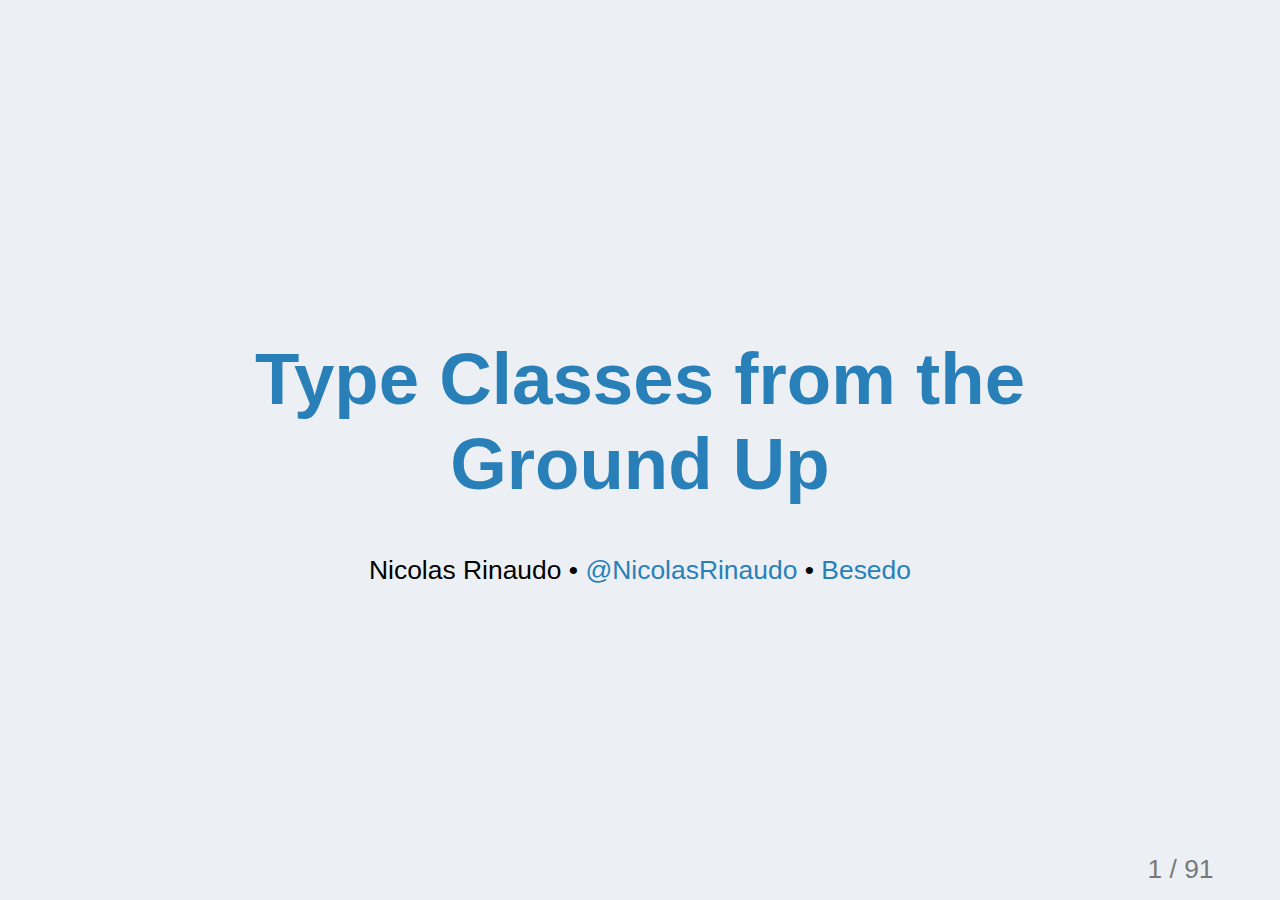
<file: src/main/tut/index.html>
<!DOCTYPE html>
<html>
    <head>
        <title>Type Classes from the Ground Up</title>
        <meta http-equiv="Content-Type" content="text/html; charset=UTF-8"/>
        <link rel="stylesheet" type="text/css" href="css/style.css"/>
    </head>
    <body>
        <textarea id="source">
class: center, middle

# Type Classes from the Ground Up

Nicolas Rinaudo • [@NicolasRinaudo] • [Besedo]

---

## Goals

* Understand what purpose type classes serve
* Get a feel for implicit composition

--

## Running example: CSV parser

CSV data is composed of rows, each row is composed of cells.

```csv
1,Nicolas,Rinaudo
2,Jessica,Jones
3,Matt,Murdock
```

---

## Simple CSV parser

```tut:silent
def parseCsv(input: String): List[List[String]] =
  input.split('\n').toList.map(_.split(",").toList)
```

We purposefully ignore the following flaws:

* cannot handle "complex" CSV data
* inefficient, both in terms of CPU and memory
* unsafe - IO and syntax errors throw exceptions

???

For a real-life scenario, we could consider relegating the parsing to a dedicated library like jackson-csv.

---

class: center, middle

# Defining type classes

---

## Basic example: raw numbers

```tut:book
val input = "1,2,3\n4,5,6\n7,8,9"
```

--

Running the parser yields:

```tut:book
parseCsv(input)
```

--

Representing clear numeric values as `String`s is unsatisfactory.

---

## Improvement: mapping to `Int`

```tut:book
parseCsv(input).map(_.map(_.toInt))
```

--

Not very practical: one has to manually parse `Int`s every time.

---

## Decoding CSV: first attempt

Usual answer to making reusable code: functions

```tut:silent
def decodeCsv[A](input: String)(f: String => A): List[List[A]] =
  parseCsv(input).map(_.map(f))
```

--

Running the decoder yields:

```tut:book
decodeCsv(input)(_.toInt)
```

--

Better, but not great: one has to manually convert values to the desired type every time.

---

## Small detour: implicit resolution

> When a function expects a parameter of type `T` _and_ that parameter is marked as `implicit` _and_ there exists a
> value of type `T` marked as `implicit` in scope, then the compiler will use that value.

???

This is very simplified. We could also talk about:
- implicit scope
- when two acceptable implicit values are found, priority rules apply
- when two acceptable implicit values are found with the same priority, compilation fails.

---

## Small detour: implicit resolution .super[2]

```tut:silent
implicit val defaultInt: Int = 2

def printInt(implicit i: Int): Unit = println(i)
```

--

Running `printInt` without a parameter:

```tut:book
printInt
```

--

Strictly equivalent to:

```tut:silent
printInt(defaultInt)
```

---

## Decoding CSV with implicits

Declare an implicit decoding function parameter:

```tut:silent
def decodeCsv[A](input: String)
                (implicit f: String => A): List[List[A]] =
  parseCsv(input).map(_.map(f))

implicit val strToInt: String => Int = Integer.parseInt
```

--

Running the decoder without a decoding function yields:

```tut:book
decodeCsv[Int](input)
```

???

This is the first time explicit type parameters are used. Does everyone understand that syntax?

- a function has two kinds of parameters: types and values
- types are usually inferred and do not need to be specified
- it's possible and sometimes necessary to pass them explicitly


---

## The dangers of implicits

> When the compiler finds a type `S` where it expects a type `T`, but there exists an implicit `S => T`
> in scope, it will be applied silently.

This is called implicit conversion, and can result in some tricky behaviours:

--

```tut:book
def add1(i: Int): Int = i + 1

add1("123")
```

--

Strictly equivalent to:

```tut:silent
add1(strToInt("123"))
```

???

* Implicit search is also one of the slowest parts of the compiler. Bringing implicit functions in scope can
  slow compilation quite a bit.

---

## Using a decoder type

To avoid the pitfalls of arbitrary implicit conversions, declare a dedicated type:

```tut:silent
trait CellDecoder[T] {
  def decode(cell: String): T
}

implicit val intCellDecoder: CellDecoder[Int] =
  new CellDecoder[Int] {
    override def decode(cell: String) = cell.toInt
  }
```

--

We just invented _type classes_.

---

## Type class backed decoder

We can now rewrite `decodeCsv`:

```tut:silent
def decodeCsv[A](input: String)
                (implicit da: CellDecoder[A]): List[List[A]] =
  parseCsv(input).map(_.map(da.decode))
```

--

And run it as expected:

```tut:book
decodeCsv[Int](input)
```

???

There is a better syntax for this: context bounds.

---

## Enhancement without inheritance!

Important realisation: _we've added a new behaviour to `Int`, even though it's `final`_.

--

Think about implementing the same with subtyping:

* create a `Decodable` interface.

--

* have `Int` implement `Decodable`.

--

* but `Int` is final...

--

* create... `WrappedInt` that implements `Decodable` and proxies all calls to `Int`?

--

* 😱

---

class: center, middle

# Combining type classe instances

---

## Heterogenous types

`decodeCsv` can decode our input. But what about:

```tut:book
val input = "1,Nicolas\n2,Jessica\n3,Matt"
```

--

This could be decoded as a `(Int, String)`.

Problem: we only know how to decode rows of homogenous types.

---

## `RowDecoder` type class

We need a decoder type class for rows:

```tut:silent
trait RowDecoder[T] {
  def decode(cells: List[String]): T
}
```

--

`decodeCsv` now looks like:

```tut:silent
def decodeCsv[A](input: String)
                (implicit da: RowDecoder[A]): List[A] =
  parseCsv(input).map(da.decode)
```

---

## First, a bit of plumbing

Let's make instance creation less of a pain:

```tut:silent
def cellDecoder[A](f: String => A) = new CellDecoder[A] {
  override def decode(cell: String) = f(cell)
}

def rowDecoder[A](f: List[String] => A) = new RowDecoder[A] {
  override def decode(cells: List[String]) = f(cells)
}

```

--

Also, create a bunch of useful `CellDecoder` instances:

```tut:silent
implicit val intCellDecoder     = cellDecoder(_.toInt)
implicit val floatCellDecoder   = cellDecoder(_.toFloat)
implicit val stringCellDecoder  = cellDecoder(identity)
implicit val booleanCellDecoder = cellDecoder(_.toBoolean)
```

???

Default instances should be declared in the companion object, it's just not very convenient here.

---

## First attempt at decoding tuples

```tut:silent
implicit val tupleDecoder: RowDecoder[(Int, String)] =
  rowDecoder(cells => (cells(0).toInt, cells(1)))
```

--

This works:

```tut:book
decodeCsv[(Int, String)](input)
```

--

Disapointing, though: decoding of individual cells is hard-coded.

Didn't we just write a mechanism for that?

---

## Using `CellDecoder`, take 1

Naive implementation:

```tut:silent
implicit val tupleDecoder: RowDecoder[(Int, String)] =
  rowDecoder { cells => (
    intCellDecoder.decode(cells(0)),
    stringCellDecoder.decode(cells(1))
  )}
```

--

The decoder instances are hard-coded - always a sign that things can be made more generic.

---

## Implicit resolution revisited

> When the compiler looks for an implicit value of type `T` and finds an implicit function that returns a `T` that
> it can call, it will use its return value.

---

## Implicit resolution revisited .super[2]

```tut:silent
implicit val defaultDouble: Double = 3.0

implicit def getFloat(implicit d: Double): Float = d.toFloat

def printFloat(implicit f: Float): Unit = println(f)
```

--

Running `printFloat` without a parameter:

```tut:book
printFloat
```

--

Strictly equivalent to:

```tut:silent
printFloat(getFloat(defaultDouble))
```

???

This can be a bit hard to follow, go through the steps:
- `printFloat` looks for an implicit `Float`
- `getFloat` might produce an implicit `Float`, but needs an implicit `Double`
- `double` is an implicit `Double`

---

## Using `CellDecoder`, take 2

Better implementation:

```tut:silent
implicit def tupleDecoder(
    implicit di: CellDecoder[Int],
             ds: CellDecoder[String]
  ): RowDecoder[(Int, String)] =
  rowDecoder(cells => (di.decode(cells(0)), ds.decode(cells(1))))
```

--

This produces the desired result:

```tut:book
decodeCsv[(Int, String)](input)
```

--

`Int` and `String` are hard-coded, but not used - a strong hint that they should be type parameters.

---

## Using `CellDecoder`, take 3

Fully generic implementation:

```tut:silent
implicit def tupleDecoder[A, B](
    implicit da: CellDecoder[A],
             db: CellDecoder[B]
  ): RowDecoder[(A, B)] =
  rowDecoder(cells => (da.decode(cells(0)), db.decode(cells(1))))
```

???

You can think of the implicit parameters as constraints on `A` and `B` - `decode` accepts any two types `A` and `B`
that fulfill the constraint of being decodable as cells.

--

Take a minute to let that sink in:

_We've written an instance of `RowDecoder[(A, B)]` for all `A` and `B` that have a `CellDecoder` instance_.

---

## Implicit resolution steps

```tut:book
decodeCsv[(Float, String)](input)
```

We need an implicit `RowDecoder[(Float, String)]`.

--

`tupleDecoder` might produce one:

```tut:silent
decodeCsv(input)(tupleDecoder[Float, String])
```

We now need implicit `CellDecoder[Float]` and `CellDecoder[String]` instances.

--

`floatCellDecoder` and `stringCellDecoder` work:

```tut:silent
decodeCsv(input)(tupleDecoder(floatCellDecoder, stringCellDecoder))
```

???

Interesting how the type parameters move to the right and disappear as the compiler uses more and more specialised
instances.

---

## Optional cells

Sometimes, CSV cells are absent or empty:

```tut:book
val input = "1,Nicolas\n,Jessica\n3,Matt"
```

---

## Optional cells .super[2]

This is what `Option` is made for.

```tut:silent
implicit def optionCellDecoder[A](
    implicit da: CellDecoder[A]
  ): CellDecoder[Option[A]] = cellDecoder {
  case "" => None
  case s  => Some(da.decode(s))
}
```

---

## Optional cells .super[3]

This yields the expected result:

```tut:book
decodeCsv[(Option[Int], String)](input)
```

--

_We've written an instance of `CellDecoder[Option[A]]` for all `A` that have a `CellDecoder` instance._

---

## Cells with multiple types

"Sometimes", CSV data is messy:

```tut:book
val input = "1,Nicolas\ntrue,Jessica"
```

---

## Cells with multiple types .super[2]

We have `Either` to represent these cases:

```tut:silent
implicit def eitherCellDecoder[A, B](implicit
    da: CellDecoder[A],
    db: CellDecoder[B]
  ): CellDecoder[Either[A, B]] = cellDecoder { cell =>
    try { Left(da.decode(cell)) }
    catch { case _: Throwable => Right(db.decode(cell)) }
  }
```

---

## Cells with multiple types .super[3]

This yields the expected result:

```tut:book
decodeCsv[(Either[Int, Boolean], String)](input)
```

--

_We've written an instance of `CellDecoder[Either[A, B]]` for all `A` and `B` that have a `CellDecoder` instance._

---

## Complex compositions

```tut:book
val input = "1,Nicolas\nfalse,Jessica\n,Matt"
```

The first column looks like an `Option[Either[Int, Boolean]]`.

--

We already have `Either` and `Option` instances, so we get this for free:

```tut:book
decodeCsv[(Option[Either[Int, Boolean]], String)](input)
```



---

## Collections of values

We have lost the ability to decode a row as `List[Int]` on the way:

```tut:book
val input = "1,2,3\n4,5,6"
```

---

## Collections of values .super[2]

"Easily" fixed (warning -
uses [`CanBuildFrom`](http://www.scala-lang.org/api/2.11.8/#scala.collection.generic.CanBuildFrom)):

```tut:silent
import scala.collection.generic.CanBuildFrom

implicit def cbfDecoder[A, F[_]](
    implicit da: CellDecoder[A],
             cbf: CanBuildFrom[Nothing, A, F[A]]
  ): RowDecoder[F[A]] =
  rowDecoder(_.foldLeft(cbf.apply()) { (out, s) =>
    out += da.decode(s)
  }.result())
```

???

Ignore the `CanBuildFrom` type - it's needlessly complicated and out of scope.

---

## Collections of values .super[3]

This yields the expected result:

```tut:book
decodeCsv[List[Int]](input)

decodeCsv[Vector[Int]](input)

decodeCsv[Array[Int]](input)
```

--

_We've written an instance of `RowDecoder[F[A]]` for any collection `F` and any `A` that has a `CellDecoder` instance._

---

## Case classes

We *could* write a `RowDecoder[A]` instance for any case class `A`…

--

… but I'd have to use [shapeless](http://shapeless.io), and this would turn into a different talk entirely.

---

class: center, middle

# Tips & Tricks

---

## Cell decoding helper

Having a method to decode a string into an arbitrary type would be helpful, if only for REPL debugging:

```tut:silent
def decodeCell[A](cell: String)(implicit da: CellDecoder[A]): A =
  da.decode(cell)
```

--

We can now do:

```tut:book
decodeCell[Int]("123")
```

---

## Context bounds

_Context bounds_ offer a more pleasant syntax:

```tut:silent
def decodeCell[A: CellDecoder](cell: String): A =
  implicitly[CellDecoder[A]].decode(cell)
```

--

`decodeCell`'s type signature is now clearer and easier to read.

--

`decodeCell`'s _body_, on the other hand...

---

## Instance summoning methods

It's good practice to provide an instance summoning `apply` method in the companion object:

```tut:silent
object CellDecoder {
  def apply[A](implicit da: CellDecoder[A]): CellDecoder[A] = da
}
```

--

We can now rewrite `decodeCell`:

```tut:silent
def decodeCell[A: CellDecoder](cell: String): A =
  CellDecoder[A].decode(cell)
```

--

⚠️️ Note that this has a cost - the implicit instance is resolved through a method call.

[Erik Osheim](https://twitter.com/d6/)'s [imp](https://github.com/non/imp) addresses this issue elegantly.

---

## Syntax / operators

We can go even further by enhancing `String` through implicit conversion:

```tut:silent
case class CellDecoderOps(cell: String) {
  def decodeCell[A: CellDecoder]: A = CellDecoder[A].decode(cell)
}

implicit val toCellDecoderOps: String => CellDecoderOps =
  CellDecoderOps.apply
```

--

This lets us write:

```tut:book
"123".decodeCell[Int]
```

---

## Syntax / operators (improved)

_Implicit classes_ are syntactic sugar for this:

```tut:silent
implicit class CellDecoderOps(val cell: String) {
  def decodeCell[A: CellDecoder]: A = CellDecoder[A].decode(cell)
}
```

--

⚠️️ Operators have a cost - boxing and unboxing of values. They can be offset by:
- making the implicit class a value class (`extends AnyVal`).
- Using [Erik Osheim](https://twitter.com/d6/)'s [machinist](https://github.com/typelevel/machinist).

--

⚠️️ Implicit classes can be tricky - in particular, they suffer from surprising name conflicts.

???
A safer, boilerplate-heavy approach to implicit classes is the `ToXxxOps` pattern.

---

class: center, middle

# Wrapping things up

---

## Conclusions

Type classes:
* are great at adding new behaviours to existing types

```tut:silent
implicit val uuidDecoder = cellDecoder(java.util.UUID.fromString)
```

--

* compose implicitly, without having to write any type specific code

```tut:book
implicitly[RowDecoder[List[Either[Int, Option[Either[Boolean, java.util.UUID]]]]]]
```

---

## More information

Slides available on https://nrinaudo.github.io/type-classes-from-the-ground-up/

Find me on Twitter ([@NicolasRinaudo])

See [kantan.csv](http://nrinaudo.github.io/kantan.csv/) for a concrete, usable implementation

Get in touch with [Besedo], we're always on the lookout for Scala talent

Slides backed by [remark.js](https://remarkjs.com/) and the amazing [tut](https://github.com/tpolecat/tut)



---
class: center, middle

# Thanks!

[@NicolasRinaudo]:https://twitter.com/NicolasRinaudo
[Besedo]:https://twitter.com/besedo_official

    </textarea>
    <script src="js/remark.js" type="text/javascript">
    </script>
    <script type="text/javascript">
        var slideshow = remark.create({
        highlightStyle: 'github'
      });
    </script>
  </body>
</html>
</file>
<file: css/style.css>
@import './fira_code/fira_code.css';
@import './inter/inter.css';

body {
    font:           400 16px/1.5 'Inter';
    margin:         0;
	padding:        0;
	border:         0;
	vertical-align: baseline;
}

.remark-inline-code, .remark-code {
    font-family:  "Fira Code";
    color:         #586e75;
}

a .remark-inline-code {
    color: #268bd2;
}

.remark-code {
    border-radius: 5px;
    white-space:   pre-wrap;       /* CSS 3 */
    white-space:   -moz-pre-wrap;  /* Mozilla, since 1999 */
    white-space:   -pre-wrap;      /* Opera 4-6 */
    white-space:   -o-pre-wrap;    /* Opera 7 */
    word-wrap:     break-word;       /* Internet Explorer 5.5+ */
}

.remark-slide-content, .remark-slide-container {
    background: #ecf0f4;
}

.remark-slide-scaler {
    box-shadow: none;
}

h1, h2, h3, .section {
    color:       #111111;
    line-height: 100%;
}

.super {
    vertical-align: super;
    font-size:      .5em;
}

.section {
    font-weight: bold;
}

.section::after {
    content: ":";
}

h2 {
    margin: 32px 0;
    font-weight: 100;
}

a {
    color:           #111111;
    text-decoration: none;
}

blockquote {
  background:                 #f9f9f9;
  border-left:                10px solid #dfdedc;
  margin:                     1.5em 0;
  padding:                    0.5em 10px;
  quotes:                     "\201C""\201D""\2018""\2019";
  color:                      #5f5e5c;
  border-top-right-radius:    5px;
  border-bottom-right-radius: 5px;
}

blockquote p:first-child {
    margin-top: 0;
}

blockquote p:last-child {
    margin-bottom: 0;
}

table {
    border-collapse: collapse;
    background:      #fff;
    width:           100%;
}

th {
    background: #586E75;
    color:      #ecf0f4;
}

th .highlight {
    color: #586E75;
}

th, td {
    border:     1px solid #ecf0f4;
    padding:    5px 10px 5px 10px;
    text-align: center
}

/** Relatively nasty fix to fix cell width when a table appears bit by bit. */

.fix2 td, .fix2 th  {
  width: 50%;
}

.fix3 td, .fix3 th  {
  width: 33%;
}


th:empty, td:empty {
    background: #ecf0f4;
    padding:    0;
    width:      4px;
}

th .remark-inline-code {
    border:        none;
    background:    none;
    color:         #fff;
}

.fright {
    float: right;
}

.fleft {
    float: left;
}

.foreground {
    float: right;
    position: absolute;
    right: -0px;
    top: -50px;
}

.remark-slide-number {
    display: none;
}

.remark-code-span-highlighted, .remark-code-line-highlighted, .highlight {
    padding         : 0;
    background-color: #ffca40;
}

.highlight {
    padding-bottom  : 1px;
}

.highlight .remark-inline-code, .highlight .remark-code {
    color:         inherit;
    background:    inherit;
    padding-bottom: 0;
}

.annotated img {
    float   : right;
    position: absolute;
    right   : 100px;
    top     : 100px;
}

img {
    max-width: 100%;
}

.diff-rm .remark-code-span-highlighted {
    background-color: #fdb8c0;
}

.diff-rm .remark-code-line-highlighted {
    background-color: #ffeef0;
    position: relative;
}

.diff-add .remark-code-span-highlighted {
    background-color: #acf2bd;
}

.diff-add .remark-code-line-highlighted {
    background-color: #e6ffed;
    position: relative;
}

.coverage-on .remark-code-line-highlighted {
    background-color: #acf2bd;
    position: relative;
}

.coverage-off .remark-code-line-highlighted {
    background-color: #fdb8c0;
    position: relative;
}
</file>
<file: src/main/tut/css/style.css>
body {
    font-family:    "Helvetica Neue", Helvetica, Arial, sans-serif;
    margin:         0;
	padding:        0;
	border:         0;
	vertical-align: baseline;
}

.remark-code {
    border-radius: 5px;
    border: 1px solid #dfdedc;
    white-space: pre-wrap;       /* CSS 3 */
    white-space: -moz-pre-wrap;  /* Mozilla, since 1999 */
    white-space: -pre-wrap;      /* Opera 4-6 */
    white-space: -o-pre-wrap;    /* Opera 7 */
    word-wrap: break-word;       /* Internet Explorer 5.5+ */
}

.remark-slide-content, .remark-slide-container {
    background: #ecf0f4;
}

.remark-slide-scaler {
    box-shadow: none;
}

h1, h2, h3 {
    color: #2980b9;
}

h2, h3 {
    border-bottom: 1px solid #2980b9;
}

a {
    color: #2980b9;
    text-decoration: none;
}

blockquote {
  background: #f9f9f9;
  border-left: 10px solid #dfdedc;
  margin: 1.5em 10px;
  padding: 0.5em 10px;
  quotes: "\201C""\201D""\2018""\2019";
  color: #5f5e5c;
  border-top-right-radius: 5px;
  border-bottom-right-radius: 5px;
}

blockquote p {
  display: inline;
}
</file>
